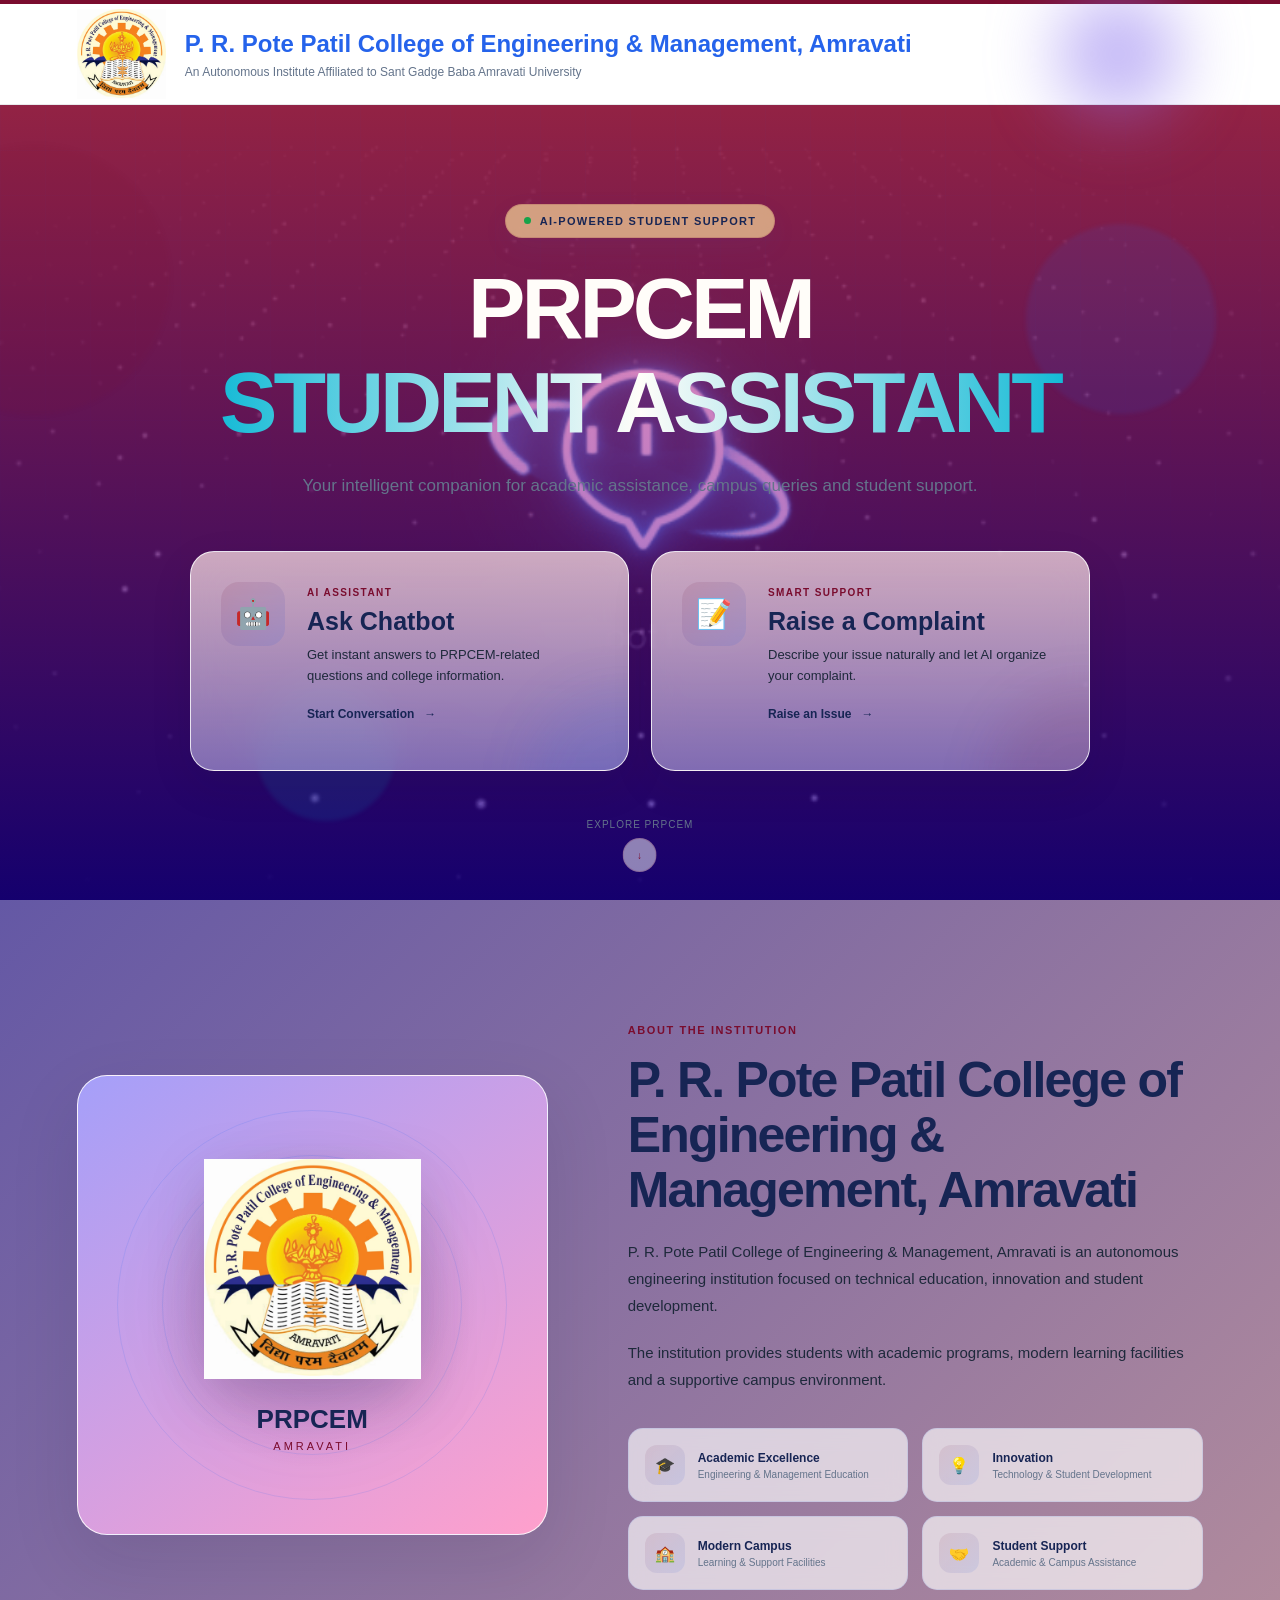
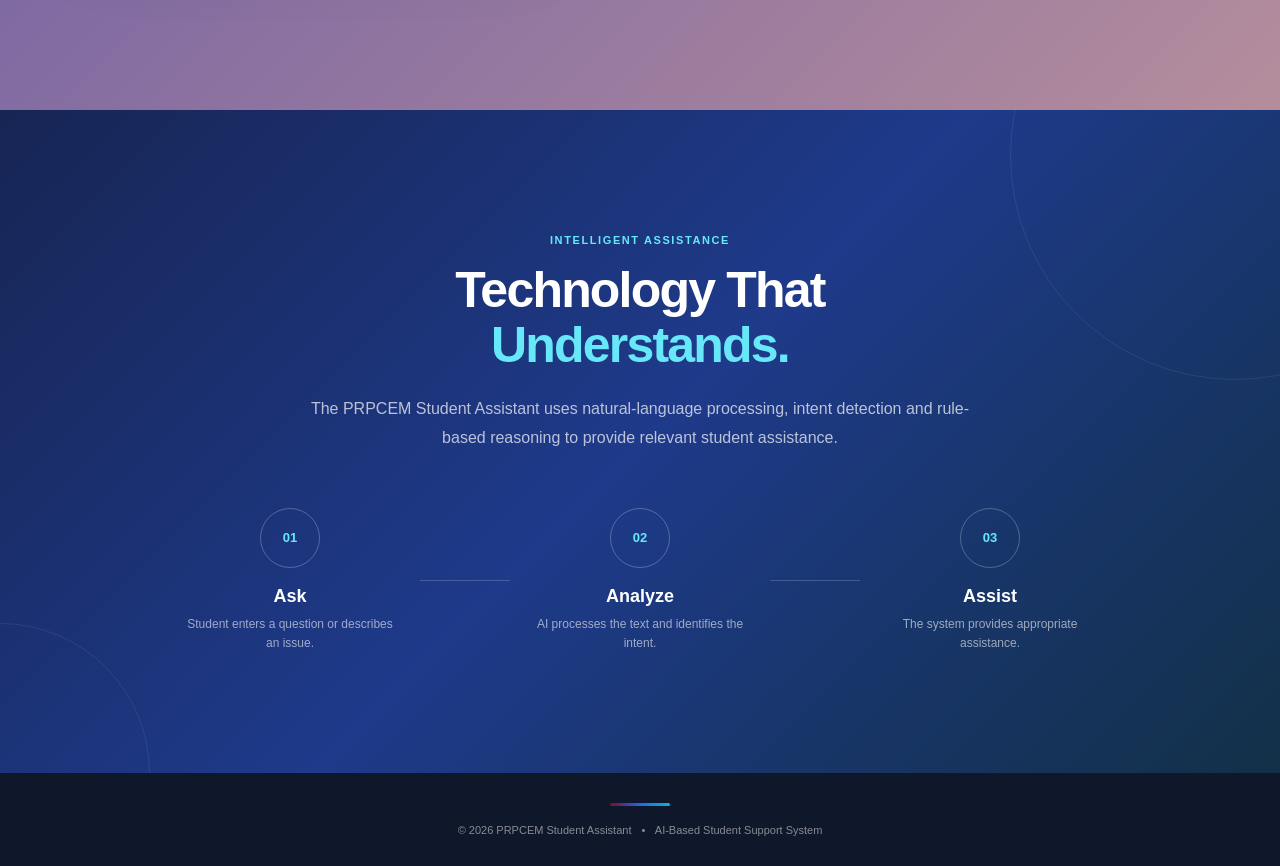
<file: templates/index.html>
<!DOCTYPE html>
<html lang="en">
<head>
    <meta charset="UTF-8">
    <meta name="viewport" content="width=device-width, initial-scale=1.0">

    <title>PRPCEM Student Assistant</title>

    <link rel="stylesheet" href="/static/style.css">
</head>

<body>

<div class="page">

    <!-- ================= HEADER ================= -->

    <header class="college-header">

        <div class="brand">

            <img
                src="/static/prp_logo.jpeg"
                class="logo"
                alt="PRPCEM Logo"
            >

            <div class="college-text">

                <h2>
                    P. R. Pote Patil College of Engineering & Management, Amravati
                </h2>

                <p>
                    An Autonomous Institute Affiliated to Sant Gadge Baba Amravati University
                </p>

            </div>

        </div>

        <div class="header-glow"></div>

    </header>


    <!-- ================= HERO ================= -->

    <main>

        <section class="hero">

            <div class="hero-grid"></div>

            <div class="hero-orb orb-one"></div>
            <div class="hero-orb orb-two"></div>
            <div class="hero-orb orb-three"></div>

            <div class="hero-content">

                <div class="badge">
                    <span class="status-dot"></span>
                    AI-POWERED STUDENT SUPPORT
                </div>

                <h1>
                    PRPCEM
                    <span>STUDENT ASSISTANT</span>
                </h1>

                <p class="tagline">
                    Your intelligent companion for academic assistance,
                    campus queries and student support.
                </p>


                <!-- FEATURE CARDS -->

                <div class="cards">

                    <a href="/chatbot" class="card chatbot-card">

                        <div class="card-icon">
                            🤖
                        </div>

                        <div class="card-content">

                            <span class="card-label">
                                AI ASSISTANT
                            </span>

                            <h3>
                                Ask Chatbot
                            </h3>

                            <p>
                                Get instant answers to PRPCEM-related
                                questions and college information.
                            </p>

                            <span class="card-action">
                                Start Conversation
                                <b>→</b>
                            </span>

                        </div>

                        <div class="card-glow"></div>

                    </a>


                    <a href="/complaint" class="card complaint-card">

                        <div class="card-icon">
                            📝
                        </div>

                        <div class="card-content">

                            <span class="card-label">
                                SMART SUPPORT
                            </span>

                            <h3>
                                Raise a Complaint
                            </h3>

                            <p>
                                Describe your issue naturally and let AI
                                organize your complaint.
                            </p>

                            <span class="card-action">
                                Raise an Issue
                                <b>→</b>
                            </span>

                        </div>

                        <div class="card-glow"></div>

                    </a>

                </div>

            </div>


            <!-- SCROLL -->

            <a href="#about" class="scroll-indicator">

                <span>
                    Explore PRPCEM
                </span>

                <div class="scroll-arrow">
                    ↓
                </div>

            </a>

        </section>


        <!-- ================= ABOUT ================= -->

        <section id="about" class="about-section">

            <div class="about-container">


                <!-- VISUAL -->

                <div class="about-visual reveal-left">

                    <div class="visual-card">

                        <div class="visual-ring ring-one"></div>
                        <div class="visual-ring ring-two"></div>

                        <div class="visual-glow"></div>

                        <img
                            src="/static/prp_logo.jpeg"
                            alt="PRPCEM Logo"
                            class="about-logo"
                        >

                        <div class="visual-title">

                            <strong>
                                PRPCEM
                            </strong>

                            <span>
                                AMRAVATI
                            </span>

                        </div>

                    </div>

                </div>


                <!-- INFORMATION -->

                <div class="about-content reveal-right">

                    <span class="section-tag">
                        ABOUT THE INSTITUTION
                    </span>

                    <h2>
                        P. R. Pote Patil College of
                        <span>Engineering & Management, Amravati</span>
                    </h2>

                    <p>
                        P. R. Pote Patil College of Engineering &
                        Management, Amravati is an autonomous engineering
                        institution focused on technical education,
                        innovation and student development.
                    </p>

                    <p>
                        The institution provides students with academic
                        programs, modern learning facilities and a
                        supportive campus environment.
                    </p>


                    <div class="info-grid">

                        <div class="info-item">
                            <span class="info-icon">🎓</span>

                            <div>
                                <strong>
                                    Academic Excellence
                                </strong>

                                <small>
                                    Engineering & Management Education
                                </small>
                            </div>
                        </div>


                        <div class="info-item">
                            <span class="info-icon">💡</span>

                            <div>
                                <strong>
                                    Innovation
                                </strong>

                                <small>
                                    Technology & Student Development
                                </small>
                            </div>
                        </div>


                        <div class="info-item">
                            <span class="info-icon">🏫</span>

                            <div>
                                <strong>
                                    Modern Campus
                                </strong>

                                <small>
                                    Learning & Support Facilities
                                </small>
                            </div>
                        </div>


                        <div class="info-item">
                            <span class="info-icon">🤝</span>

                            <div>
                                <strong>
                                    Student Support
                                </strong>

                                <small>
                                    Academic & Campus Assistance
                                </small>
                            </div>
                        </div>

                    </div>

                </div>

            </div>

        </section>


        <!-- ================= AI SECTION ================= -->

        <section class="ai-section">

            <div class="ai-background-circle circle-one"></div>
            <div class="ai-background-circle circle-two"></div>

            <div class="ai-content reveal-up">

                <span class="section-tag">
                    INTELLIGENT ASSISTANCE
                </span>

                <h2>
                    Technology That
                    <span>Understands.</span>
                </h2>

                <p>
                    The PRPCEM Student Assistant uses natural-language
                    processing, intent detection and rule-based reasoning
                    to provide relevant student assistance.
                </p>


                <div class="process">

                    <div class="process-item">

                        <div class="process-number">
                            01
                        </div>

                        <h3>
                            Ask
                        </h3>

                        <p>
                            Student enters a question or describes an issue.
                        </p>

                    </div>


                    <div class="process-line"></div>


                    <div class="process-item">

                        <div class="process-number">
                            02
                        </div>

                        <h3>
                            Analyze
                        </h3>

                        <p>
                            AI processes the text and identifies the intent.
                        </p>

                    </div>


                    <div class="process-line"></div>


                    <div class="process-item">

                        <div class="process-number">
                            03
                        </div>

                        <h3>
                            Assist
                        </h3>

                        <p>
                            The system provides appropriate assistance.
                        </p>

                    </div>

                </div>

            </div>

        </section>

    </main>


    <!-- ================= FOOTER ================= -->

    <footer class="footer">

        <div class="footer-line"></div>

        <p>
            © 2026 PRPCEM Student Assistant
            <span>•</span>
            AI-Based Student Support System
        </p>

    </footer>

</div>


<script>

/* ================= SCROLL REVEAL ================= */

const revealElements = document.querySelectorAll(
    ".reveal-left, .reveal-right, .reveal-up"
);

const observer = new IntersectionObserver(
    (entries) => {

        entries.forEach((entry) => {

            if (entry.isIntersecting) {

                entry.target.classList.add("active");

            }

        });

    },
    {
        threshold: 0.15
    }
);

revealElements.forEach((element) => {
    observer.observe(element);
});


/* ================= SMOOTH SCROLL ================= */

document.querySelectorAll('a[href^="#"]').forEach(anchor => {

    anchor.addEventListener("click", function(e) {

        const target = document.querySelector(
            this.getAttribute("href")
        );

        if (target) {

            e.preventDefault();

            target.scrollIntoView({
                behavior: "smooth"
            });

        }

    });

});


/* ================= PAGE LOADED ================= */

window.addEventListener("load", () => {

    document.body.classList.add("page-loaded");

});


/* ================= CARD CLICK EFFECT ================= */

document.querySelectorAll(".card").forEach(card => {

    card.addEventListener("click", function() {

        this.classList.add("card-clicked");

    });

});

</script>

</body>
</html>
</file>
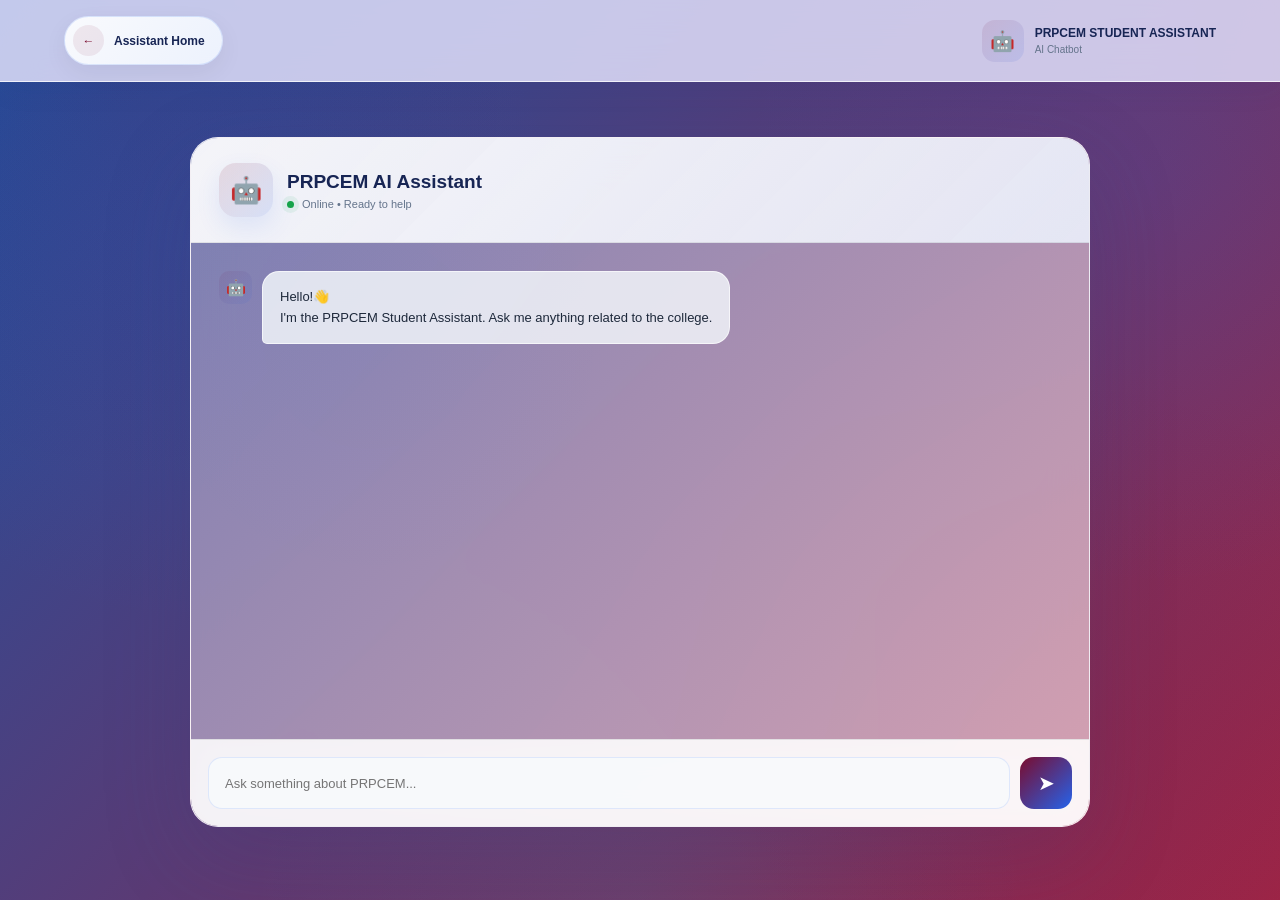
<file: templates/chatbot.html>
<!DOCTYPE html>
<html lang="en">

<head>
    <meta charset="UTF-8">

    <meta
        name="viewport"
        content="width=device-width, initial-scale=1.0"
    >

    <title>AI Chatbot | PRPCEM</title>

    <link
        rel="stylesheet"
        href="/static/style.css"
    >
</head>


<body class="inner-page">

<div class="app">

    <!-- ================= TOPBAR ================= -->

    <header class="topbar">

        <a href="/" class="back-button">

            <span class="back-icon">
                ←
            </span>

            <span>
                Assistant Home
            </span>

        </a>


        <div class="topbar-brand">

            <div class="mini-logo">
                🤖
            </div>

            <div>

                <strong>
                    PRPCEM STUDENT ASSISTANT
                </strong>

                <small>
                    AI Chatbot
                </small>

            </div>

        </div>

    </header>


    <!-- ================= CHATBOT ================= -->

    <main class="chatbot-page">

        <div class="chatbot-container">


            <!-- CHAT HEADER -->

            <div class="chat-header">

                <div class="bot-profile">

                    <div class="bot-avatar">
                        🤖
                    </div>

                    <div>

                        <h1>
                            PRPCEM AI Assistant
                        </h1>

                        <p>
                            <span class="online-dot"></span>
                            Online • Ready to help
                        </p>

                    </div>

                </div>

            </div>


            <!-- CHAT AREA -->

            <div
                id="chat"
                class="chat-area"
            >

                <!-- Initial Bot Message -->

                <div class="message bot-message">

                    <div class="message-avatar">
                        🤖
                    </div>

                    <div class="message-content">

                        <div class="message-bubble">

                            Hello!👋

                            <br>
                            I'm the PRPCEM Student Assistant.
                            Ask me anything related to the college.

                        </div>

                    </div>

                </div>

            </div>


            <!-- TYPING INDICATOR -->

            <div
                id="typing"
                class="typing-indicator"
                style="display: none;"
            >

                <span></span>
                <span></span>
                <span></span>

            </div>


            <!-- INPUT AREA -->

            <div class="chat-input-area">

                <input
                    id="message"
                    type="text"
                    placeholder="Ask something about PRPCEM..."
                    autocomplete="off"
                >

                <button
                    id="send"
                    class="send-button"
                    onclick="sendMessage()"
                >

                    <span>
                        ➤
                    </span>

                </button>

            </div>

        </div>

    </main>

</div>


<script>

    // ================= ELEMENTS =================

    const input = document.getElementById("message");

    const chat = document.getElementById("chat");

    const typing = document.getElementById("typing");

    const sendButton = document.getElementById("send");


    // ================= ADD MESSAGE =================

    function addMessage(text, type) {

        const message = document.createElement("div");

        message.className =
            "message " +
            (type === "user"
                ? "user-message"
                : "bot-message");


        // USER MESSAGE

        if (type === "user") {

            message.innerHTML = `
                <div class="message-content">

                    <div class="message-bubble">
                        ${escapeHtml(text)}
                    </div>

                </div>
            `;

        }


        // BOT MESSAGE

        else {

            message.innerHTML = `

                <div class="message-avatar">
                    🤖
                </div>

                <div class="message-content">

                    <div class="message-bubble">
                        ${formatBotMessage(text)}
                    </div>

                </div>

            `;

        }


        chat.appendChild(message);


        chat.scrollTo({

            top: chat.scrollHeight,

            behavior: "smooth"

        });

    }


    // ================= SECURITY =================

    function escapeHtml(text) {

        const div = document.createElement("div");

        div.textContent = text;

        return div.innerHTML;

    }


    // ================= FORMAT BOT MESSAGE =================

    function formatBotMessage(text) {

        if (!text) {
            return "";
        }

        // Escape HTML first for security

        text = escapeHtml(String(text));


        // Convert new lines into HTML breaks

        text = text.replace(/\n/g, "<br>");


        return text;

    }


    // ================= SEND MESSAGE =================

    async function sendMessage() {

        const text = input.value.trim();


        // Do nothing if input is empty

        if (!text) {
            return;
        }


        // Show user's message

        addMessage(text, "user");


        // Clear input

        input.value = "";


        // Disable input while processing

        input.disabled = true;

        sendButton.disabled = true;


        // Show typing animation

        typing.style.display = "flex";


        try {

            // Send request to Flask backend

            const response = await fetch(
                "/api/chat",
                {
                    method: "POST",

                    headers: {
                        "Content-Type":
                            "application/json"
                    },

                    body: JSON.stringify({
                        message: text
                    })
                }
            );


            // Convert response to JSON

            const data = await response.json();


            // Small typing delay for natural interaction

            setTimeout(() => {

                typing.style.display = "none";


                // IMPORTANT:
                // Flask app.py returns the answer
                // using the "reply" key.

                if (response.ok && data.reply) {

                    addMessage(
                        data.reply,
                        "bot"
                    );

                }

                else if (data.error) {

                    addMessage(
                        data.error,
                        "bot"
                    );

                }

                else {

                    addMessage(
                        "Sorry, I couldn't process that.",
                        "bot"
                    );

                }


                // Enable input again

                input.disabled = false;

                sendButton.disabled = false;

                input.focus();

            }, 500);

        }


        catch (error) {

            console.error(
                "Chatbot Error:",
                error
            );


            typing.style.display = "none";


            addMessage(
                "Sorry, something went wrong while connecting to the server. Please try again.",
                "bot"
            );


            input.disabled = false;

            sendButton.disabled = false;

            input.focus();

        }

    }


    // ================= ENTER KEY =================

    input.addEventListener(
        "keydown",
        function(event) {

            if (event.key === "Enter") {

                event.preventDefault();

                sendMessage();

            }

        }
    );

</script>

</body>

</html>
</file>
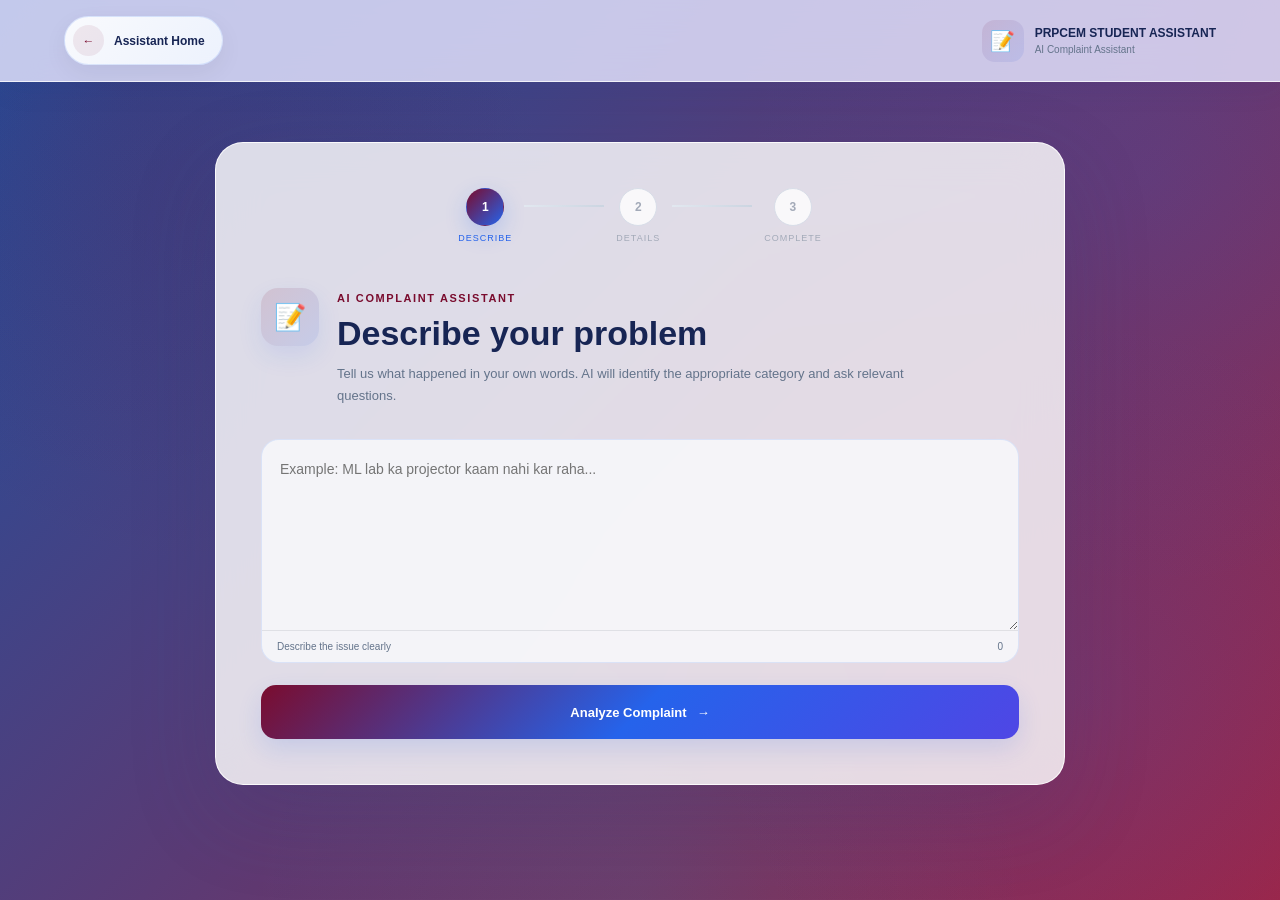
<file: templates/complaint.html>
<!DOCTYPE html>
<html lang="en">

<head>
    <meta charset="UTF-8">

    <meta
        name="viewport"
        content="width=device-width, initial-scale=1.0"
    >

    <title> Raise a Complaint </title>

    <link
        rel="stylesheet"
        href="/static/style.css"
    >
</head>


<body class="inner-page">

<div class="app">

    <!-- ================= TOPBAR ================= -->

    <header class="topbar">

        <a href="/" class="back-button">

            <span class="back-icon">
                ←
            </span>

            <span>
                Assistant Home
            </span>

        </a>


        <div class="topbar-brand">

            <div class="mini-logo">
                📝
            </div>

            <div>

                <strong>
                    PRPCEM STUDENT ASSISTANT
                </strong>

                <small>
                    AI Complaint Assistant
                </small>

            </div>

        </div>

    </header>


    <!-- ================= MAIN ================= -->

    <main class="complaint-page">

        <div class="complaint-container">


            <!-- ================= STEP INDICATOR ================= -->

            <div class="steps">

                <div class="step active">

                    <span>1</span>

                    <small>
                        Describe
                    </small>

                </div>


                <div class="step-line"></div>


                <div class="step">

                    <span>2</span>

                    <small>
                        Details
                    </small>

                </div>


                <div class="step-line"></div>


                <div class="step">

                    <span>3</span>

                    <small>
                        Complete
                    </small>

                </div>

            </div>


            <!-- ================= STEP 1 ================= -->

            <section
                id="step1"
                class="complaint-step"
            >

                <div class="section-head">

                    <div class="bot-avatar complaint-avatar">
                        📝
                    </div>

                    <div>

                        <span class="section-tag">
                            AI COMPLAINT ASSISTANT
                        </span>

                        <h1>
                            Describe your problem
                        </h1>

                        <p>
                            Tell us what happened in your own words.
                            AI will identify the appropriate category
                            and ask relevant questions.
                        </p>

                    </div>

                </div>


                <div class="textarea-wrapper">

                    <textarea
                        id="description"
                        placeholder="Example: ML lab ka projector kaam nahi kar raha..."
                    ></textarea>

                    <div class="textarea-footer">

                        <span>
                            Describe the issue clearly
                        </span>

                        <span id="charCount">
                            0
                        </span>

                    </div>

                </div>


                <button
                    class="primary"
                    onclick="analyze()"
                >

                    <span>
                        Analyze Complaint
                    </span>

                    <b>
                        →
                    </b>

                </button>

            </section>


            <!-- ================= STEP 2 ================= -->

            <section
                id="step2"
                class="complaint-step"
                style="display: none;"
            >

                <div class="analysis-animation">

                    <div class="ai-pulse">
                        🤖
                    </div>

                    <span>
                        AI analysis complete
                    </span>

                </div>


                <div class="category-box">

                    <span>
                        AI DETECTED CATEGORY
                    </span>

                    <strong id="category"></strong>

                </div>


                <div
                    id="questions"
                    class="questions-box"
                ></div>


                <!-- Validation message -->

                <div
                    id="validationMessage"
                    style="
                        display: none;
                        margin-top: 15px;
                        padding: 12px 16px;
                        border-radius: 10px;
                        background: #fff4f4;
                        border: 1px solid #f0b5b5;
                        color: #b42318;
                        font-size: 14px;
                    "
                >
                    ⚠️ Please answer all the questions before submitting your complaint.
                </div>


                <button
                    id="submitButton"
                    class="primary"
                    onclick="submitComplaint()"
                >

                    <span>
                        Create Complaint
                    </span>

                    <b>
                        →
                    </b>

                </button>

            </section>


            <!-- ================= RESULT ================= -->

            <section
                id="result"
                class="result-box"
                style="display: none;"
            >

                <div class="success-animation">

                    <div class="success-circle">
                        ✓
                    </div>

                </div>


                <span class="section-tag">
                    SUCCESS
                </span>

                <h1>
                    Complaint Prepared
                </h1>

                <p>
                    Your complaint has been structured successfully.
                </p>


                <div class="result-grid">

                    <div class="result">

                        <span>
                            Complaint ID
                        </span>

                        <strong id="cid"></strong>

                    </div>


                    <div class="result">

                        <span>
                            Category
                        </span>

                        <strong id="cat2"></strong>

                    </div>


                    <div class="result">

                        <span>
                            Priority
                        </span>

                        <strong id="priority"></strong>

                    </div>

                </div>


                <a
                    href="/"
                    class="home-btn"
                >
                    ← Return to Assistant
                </a>

            </section>

        </div>

    </main>

</div>


<script>

    // ================= VARIABLES =================

    let category = "";

    let questions = [];


    // ================= CHARACTER COUNTER =================

    const description =
        document.getElementById("description");

    const charCount =
        document.getElementById("charCount");


    description.addEventListener(
        "input",
        () => {

            charCount.textContent =
                description.value.length;

        }
    );


    // ================= UPDATE STEPS =================

    function updateSteps(activeStep) {

        const steps =
            document.querySelectorAll(".step");


        steps.forEach((step, index) => {

            if (index < activeStep) {

                step.classList.add("completed");

            }


            if (index === activeStep) {

                step.classList.add("active");

            }

        });

    }


    // ================= ANALYZE COMPLAINT =================

    async function analyze() {

        const text =
            description.value.trim();


        if (!text) {

            alert(
                "Please describe your complaint first."
            );

            description.focus();

            return;

        }


        const button =
            document.querySelector(
                "#step1 .primary"
            );


        button.classList.add("loading");

        button.disabled = true;


        try {

            const response =
                await fetch(
                    "/api/analyze-complaint",
                    {
                        method: "POST",

                        headers: {
                            "Content-Type":
                                "application/json"
                        },

                        body: JSON.stringify({
                            description: text
                        })
                    }
                );


            const data =
                await response.json();


            if (!response.ok || data.error) {

                alert(
                    data.error ||
                    "Unable to analyze complaint."
                );

                return;

            }


            // Store AI analysis

            category =
                data.category || "Other";

            questions =
                data.questions || [];


            // Show category

            document.getElementById(
                "category"
            ).textContent = category;


            // Questions container

            const questionBox =
                document.getElementById(
                    "questions"
                );


            questionBox.innerHTML = "";


            // Create questions

            questions.forEach(
                (question, index) => {

                    questionBox.innerHTML += `

                        <label class="question-card">

                            <span>
                                ${index + 1}
                            </span>

                            <div>

                                <strong>
                                    ${escapeHtml(question)}
                                </strong>

                                <input
                                    type="text"
                                    class="answer"
                                    placeholder="Enter your answer..."
                                    autocomplete="off"
                                >

                            </div>

                        </label>

                    `;

                }
            );


            // If no questions were returned

            if (questions.length === 0) {

                questionBox.innerHTML = `

                    <div
                        style="
                            padding: 18px;
                            text-align: center;
                        "
                    >
                        <strong>
                            No additional details are required.
                        </strong>
                    </div>

                `;

            }


            // Hide validation message

            document.getElementById(
                "validationMessage"
            ).style.display = "none";


            // Show Step 2

            document.getElementById(
                "step1"
            ).style.display = "none";


            document.getElementById(
                "step2"
            ).style.display = "block";


            updateSteps(1);


            window.scrollTo({

                top: 0,

                behavior: "smooth"

            });

        }


        catch (error) {

            console.error(
                "Analyze Error:",
                error
            );


            alert(
                "Something went wrong. Please try again."
            );

        }


        finally {

            button.classList.remove("loading");

            button.disabled = false;

        }

    }


    // ================= SUBMIT COMPLAINT =================

    async function submitComplaint() {

        const text =
            description.value.trim();


        // Collect all answer fields

        const answerInputs =
            [
                ...document.querySelectorAll(
                    ".answer"
                )
            ];


        const answers =
            answerInputs.map(
                input =>
                    input.value.trim()
            );


        // ================= REQUIRED FIELD VALIDATION =================

        // Check whether any answer is empty

        const hasEmptyAnswer =
            answers.some(
                answer => answer === ""
            );


        if (hasEmptyAnswer) {

            const validationMessage =
                document.getElementById(
                    "validationMessage"
                );


            validationMessage.style.display =
                "block";


            // Highlight empty fields

            answerInputs.forEach(input => {

                if (!input.value.trim()) {

                    input.style.border =
                        "2px solid #d92d20";

                    input.style.background =
                        "#fff8f8";

                }

                else {

                    input.style.border = "";

                    input.style.background = "";

                }

            });


            // Focus first empty field

            const firstEmpty =
                answerInputs.find(
                    input =>
                        !input.value.trim()
                );


            if (firstEmpty) {

                firstEmpty.focus();

            }


            // DO NOT SUBMIT

            return;

        }


        // Hide validation message

        document.getElementById(
            "validationMessage"
        ).style.display = "none";


        const button =
            document.getElementById(
                "submitButton"
            );


        button.classList.add("loading");

        button.disabled = true;


        try {

            const response =
                await fetch(
                    "/api/submit-complaint",
                    {
                        method: "POST",

                        headers: {
                            "Content-Type":
                                "application/json"
                        },

                        body: JSON.stringify({

                            description: text,

                            category: category,

                            answers: answers

                        })

                    }
                );


            const data =
                await response.json();


            if (!response.ok || data.error) {

                alert(
                    data.error ||
                    "Unable to create complaint."
                );

                return;

            }


            // Hide Step 2

            document.getElementById(
                "step2"
            ).style.display = "none";


            // Show result

            document.getElementById(
                "result"
            ).style.display = "block";


            // Complaint ID

            document.getElementById(
                "cid"
            ).textContent =
                data.complaint_id || "N/A";


            // Category

            document.getElementById(
                "cat2"
            ).textContent =
                data.category || category;


            // Priority

            document.getElementById(
                "priority"
            ).textContent =
                data.priority || "LOW";


            updateSteps(2);


            window.scrollTo({

                top: 0,

                behavior: "smooth"

            });

        }


        catch (error) {

            console.error(
                "Submit Error:",
                error
            );


            alert(
                "Something went wrong. Please try again."
            );

        }


        finally {

            button.classList.remove("loading");

            button.disabled = false;

        }

    }


    // ================= SECURITY =================

    function escapeHtml(text) {

        const div =
            document.createElement("div");

        div.textContent =
            text;

        return div.innerHTML;

    }


    // ================= REMOVE ERROR STYLE =================

    document.addEventListener(
        "input",
        function(event) {

            if (
                event.target.classList.contains(
                    "answer"
                )
            ) {

                if (
                    event.target.value.trim()
                ) {

                    event.target.style.border = "";

                    event.target.style.background = "";

                }

            }

        }
    );

</script>

</body>

</html>
</file>
<file: static/style.css>
/* =========================================================
   PRPCEM STUDENT ASSISTANT
   MODERN AI PORTAL UI
   ========================================================= */


/* ================= ROOT ================= */

:root {
    --maroon: #7A0C2E;
    --maroon-dark: #570720;
    --maroon-light: #A61B45;

    --navy: #172554;
    --blue: #2563EB;
    --cyan: #06B6D4;
    --green: #16A34A;

    --text: #1E293B;
    --muted: #64748B;

    --white: #FFFFFF;

    --background: #fffbee;
    --cream: #FFFDF9;

    --border: rgba(15, 23, 42, 0.09);

    --shadow:
        0 25px 70px rgba(15, 23, 42, 0.10);

    --transition:
        .35s cubic-bezier(.2, .8, .2, 1);
}


/* ================= RESET ================= */

* {
    margin: 0;
    padding: 0;
    box-sizing: border-box;
}

html {
    scroll-behavior: smooth;
}

body {
    font-family:
        Arial,
        Helvetica,
        sans-serif;

    background:
        radial-gradient(
            circle at 10% 10%,
            rgba(37, 99, 235, .12),
            transparent 25%
        ),
        radial-gradient(
            circle at 90% 20%,
            rgba(122, 12, 46, .10),
            transparent 25%
        ),
        radial-gradient(
            circle at 50% 100%,
            rgba(6, 182, 212, .10),
            transparent 30%
        ),
        #6d89bd;

    color: var(--text);

    overflow-x: hidden;
}

a {
    text-decoration: none;
    color: inherit;
}

button,
input,
textarea {
    font-family: inherit;
}


/* =========================================================
   GLOBAL ANIMATIONS
   ========================================================= */

@keyframes fadeUp {
    from {
        opacity: 0;
        transform: translateY(30px);
    }

    to {
        opacity: 1;
        transform: translateY(0);
    }
}

@keyframes fadeDown {
    from {
        opacity: 0;
        transform: translateY(-20px);
    }

    to {
        opacity: 1;
        transform: translateY(0);
    }
}

@keyframes pageEnter {
    from {
        opacity: 0;
        transform:
            translateY(25px)
            scale(.98);
    }

    to {
        opacity: 1;
        transform:
            translateY(0)
            scale(1);
    }
}

@keyframes floatOrb {
    0%,
    100% {
        transform:
            translate3d(0, 0, 0)
            scale(1);
    }

    50% {
        transform:
            translate3d(30px, -25px, 0)
            scale(1.08);
    }
}

@keyframes pulseDot {
    0%,
    100% {
        box-shadow:
            0 0 0 4px
            rgba(22, 163, 74, .10);
    }

    50% {
        box-shadow:
            0 0 0 11px
            rgba(22, 163, 74, .02);
    }
}

@keyframes bounceArrow {
    0%,
    100% {
        transform: translateY(0);
    }

    50% {
        transform: translateY(8px);
    }
}

@keyframes avatarFloat {
    0%,
    100% {
        transform: translateY(0);
    }

    50% {
        transform: translateY(-6px);
    }
}

@keyframes spin {
    to {
        transform: rotate(360deg);
    }
}

@keyframes typing {
    0%,
    60%,
    100% {
        transform: translateY(0);
        opacity: .35;
    }

    30% {
        transform: translateY(-6px);
        opacity: 1;
    }
}

@keyframes messageEnter {
    from {
        opacity: 0;
        transform:
            translateY(12px)
            scale(.98);
    }

    to {
        opacity: 1;
        transform:
            translateY(0)
            scale(1);
    }
}

@keyframes successPop {
    from {
        opacity: 0;
        transform: scale(0);
    }

    to {
        opacity: 1;
        transform: scale(1);
    }
}

@keyframes visualGlow {
    0%,
    100% {
        transform: scale(1);
    }

    50% {
        transform: scale(1.25);
    }
}


/* =========================================================
   HOME PAGE
   ========================================================= */

.page {
    min-height: 100vh;
}


/* ================= HEADER ================= */

.college-header {
    height: 105px;

    display: flex;
    align-items: center;

    padding: 0 6%;

    background:
        linear-gradient(
            135deg,
            rgb(255, 255, 255),
            rgba(255, 255, 255)
        );

    backdrop-filter: blur(20px);
    -webkit-backdrop-filter: blur(20px);

    border-top:
        4px solid var(--maroon);

    border-bottom:
        1px solid var(--border);

    position: relative;
    z-index: 20;
}

.brand {
    display: flex;
    align-items: center;
    gap: 18px;
}

.logo {
    width: 90px;
    height: 90px;

    object-fit: contain;

    transition:
        transform var(--transition);
}

.brand:hover .logo {
    transform:
        rotate(-5deg)
        scale(1.07);
}

.college-text h2 {
    font-size: 24px;
    font-weight: 700;
    color: var(--blue);
}

.college-text p {
    margin-top: 7px;

    font-size: 12px;

    color: var(--muted);
}

.header-glow {
    position: absolute;

    right: 8%;

    width: 120px;
    height: 120px;

    border-radius: 50%;

    background:
        rgba(139, 116, 239, 0.548);

    filter: blur(35px);

    pointer-events: none;
}


/* ================= HERO ================= */

.hero {
    min-height:
        calc(100vh - 105px);

    position: relative;

    display: flex;

    justify-content: center;
    align-items: center;

    text-align: center;

    padding:
        90px 6% 120px;

    overflow: hidden;

    background:
        linear-gradient(
            rgba(253, 59, 117, 0.58),
            rgba(35, 0, 189, 0.58)
        ),
        url("mybot.gif");

    background-size: cover;
    background-position: center;
    background-repeat: no-repeat;
}


/* ================= HERO GRID ================= */

.hero-grid {
    position: absolute;

    inset: 0;

    opacity: .30;

    background-image:
        linear-gradient(
            rgba(37, 99, 235, .07) 1px,
            transparent 1px
        ),

        linear-gradient(
            90deg,
            rgba(37, 99, 235, .07) 1px,
            transparent 1px
        );

    background-size:
        45px 45px;

    mask-image:
        linear-gradient(
            to bottom,
            black,
            transparent
        );
}


/* ================= ORBS ================= */

.hero-orb {
    position: absolute;

    border-radius: 50%;

    pointer-events: none;

    animation:
        floatOrb 9s ease-in-out infinite;

    filter: blur(2px);
}

.orb-one {
    width: 270px;
    height: 270px;

    background:
        rgba(122, 12, 46, .09);

    top: 5%;
    left: -100px;
}

.orb-two {
    width: 190px;
    height: 190px;

    background:
        rgba(37, 99, 235, .11);

    right: 5%;
    top: 15%;

    animation-delay: -3s;
}

.orb-three {
    width: 140px;
    height: 140px;

    background:
        rgba(6, 182, 212, .10);

    bottom: 10%;
    left: 20%;

    animation-delay: -6s;
}


/* ================= HERO CONTENT ================= */

.hero-content {
    max-width: 1100px;

    position: relative;

    z-index: 2;
}

.badge {
    display: inline-flex;

    align-items: center;

    gap: 9px;

    padding:
        10px 18px;

    border-radius: 999px;

    background:
        rgba(255, 229, 159, 0.65);

    backdrop-filter: blur(10px);

    border:
        1px solid
        rgba(122, 12, 46, .14);

    color:
        var(--navy);

    font-size: 11px;

    font-weight: 800;

    letter-spacing: 1.3px;

    box-shadow:
        0 10px 30px
        rgba(37, 99, 235, .06);

    animation:
        fadeDown .8s ease both;
}

.status-dot {
    width: 7px;
    height: 7px;

    border-radius: 50%;

    background:
        var(--green);

    animation:
        pulseDot 2s infinite;
}


/* ================= HERO TITLE ================= */

.hero h1 {
    margin-top: 28px;

    font-size:
        clamp(45px, 7vw, 86px);

    line-height: .98;

    letter-spacing: -4px;

    font-weight: 800;

    color:
        var(--cream);

    animation:
        fadeUp .9s .1s ease both;
}

.hero h1 span {
    display: block;

    margin-top: 10px;

    background:
        linear-gradient(
            90deg,
            var(--cyan),
            var(--cream),
            var(--cyan)
        );

    -webkit-background-clip: text;
    background-clip: text;

    -webkit-text-fill-color:
        transparent;
}

.tagline {
    max-width: 680px;

    margin:
        28px auto 0;

    color:
        var(--muted);

    font-size: 17px;

    line-height: 1.7;

    animation:
        fadeUp .9s .25s ease both;
}


/* ================= CARDS ================= */

.cards {
    margin-top: 50px;

    display: grid;

    grid-template-columns:
        repeat(2, minmax(280px, 1fr));

    gap: 22px;

    max-width: 900px;

    margin-left: auto;
    margin-right: auto;
}

.card {
    position: relative;

    display: flex;

    align-items: flex-start;

    gap: 22px;

    text-align: left;

    padding: 30px;

    min-height: 220px;

    border-radius: 24px;

    overflow: hidden;

    background:
        linear-gradient(
            rgba(236, 206, 215, 0.808),
            rgba(192, 182, 234, 0.58)
        );


    backdrop-filter:
        blur(18px);

    -webkit-backdrop-filter:
        blur(18px);

    border:
        1px solid
        rgba(255, 255, 255, .80);

    box-shadow:
        0 15px 45px
        rgba(15, 23, 42, .08);

    transition:
        transform .45s cubic-bezier(.2, .8, .2, 1),
        box-shadow .45s ease,
        border-color .45s ease;

    animation:
        fadeUp .9s .4s ease both;
}

.complaint-card {
    animation-delay: .52s;
}

.card:hover {
    transform:
        translateY(-12px)
        scale(1.01);

    box-shadow:
        0 30px 75px
        rgba(37, 63, 120, .16);

    border-color:
        rgba(37, 99, 235, .25);
}

.card:active {
    transform:
        translateY(-4px)
        scale(.98);
}

.card-icon {
    width: 64px;
    height: 64px;

    flex-shrink: 0;

    display: flex;

    align-items: center;
    justify-content: center;

    border-radius: 18px;

    background:
        linear-gradient(
            135deg,
            rgba(122, 12, 46, .11),
            rgba(37, 99, 235, .12)
        );

    font-size: 29px;

    transition:
        transform var(--transition),
        box-shadow var(--transition);
}

.card:hover .card-icon {
    transform:
        rotate(-7deg)
        scale(1.12);

    box-shadow:
        0 10px 25px
        rgba(37, 99, 235, .14);
}

.card-content {
    position: relative;

    z-index: 2;
}

.card-label {
    font-size: 10px;

    font-weight: 800;

    letter-spacing: 1.4px;

    color:
        var(--maroon);
}

.complaint-card .card-label {
    color:
        var(--maroon);
}

.card h3 {
    margin-top: 7px;

    font-size: 25px;

    color:
        var(--navy);
}

.card p {
    margin-top: 9px;

    font-size: 13px;

    line-height: 1.6;

    color:
        var(--grey);
}

.card-action {
    display: inline-flex;

    align-items: center;

    gap: 10px;

    margin-top: 20px;

    font-size: 12px;

    font-weight: 700;

    color:
        var(--navy);
}

.card-action b {
    transition:
        transform var(--transition);
}

.card:hover .card-action b {
    transform:
        translateX(8px);
}

.card-glow {
    position: absolute;

    width: 190px;
    height: 190px;

    right: -90px;
    bottom: -110px;

    border-radius: 50%;

    background:
        rgba(37, 99, 235, .10);

    filter: blur(25px);

    transition:
        transform .6s ease;
}

.complaint-card .card-glow {
    background:
        rgba(122, 12, 46, .11);
}

.card:hover .card-glow {
    transform:
        scale(1.8);
}


/* ================= SCROLL ================= */

.scroll-indicator {
    position: absolute;

    bottom: 28px;

    left: 50%;

    transform:
        translateX(-50%);

    display: flex;

    flex-direction: column;

    align-items: center;

    gap: 8px;

    color:
        var(--muted);

    font-size: 10px;

    letter-spacing: 1px;

    text-transform:
        uppercase;
}

.scroll-arrow {
    width: 34px;
    height: 34px;

    display: flex;

    align-items: center;
    justify-content: center;

    border:
        1px solid
        rgba(122, 12, 46, .18);

    border-radius: 50%;

    color:
        var(--maroon);

    background:
        rgba(255, 255, 255, .50);

    animation:
        bounceArrow 2s infinite;
}


/* =========================================================
   ABOUT SECTION
   ========================================================= */

.about-section {
    padding:
        120px 6%;

    background:
        linear-gradient(
            135deg,
            #6458a5,
            #b58d9cfe
        );
}

.about-container {
    max-width: 1180px;

    margin: auto;

    display: grid;

    grid-template-columns:
        .9fr 1.1fr;

    gap: 80px;

    align-items: center;
}


/* ================= VISUAL ================= */

.visual-card {
    position: relative;

    min-height: 460px;

    display: flex;

    flex-direction: column;

    align-items: center;
    justify-content: center;

    border-radius: 30px;

    overflow: hidden;

    background:
        radial-gradient(
            circle at center,
            rgba(122, 12, 46, .13),
            transparent 50%
        ),

        linear-gradient(
            145deg,
            rgb(165, 159, 249),
            rgb(255, 160, 204)
        );

    backdrop-filter:
        blur(20px);

    border:
        1px solid
        rgba(255, 255, 255, .85);

    box-shadow:
        var(--shadow);
}

.visual-ring {
    position: absolute;

    border-radius: 50%;

    border:
        1px solid
        rgba(37, 99, 235, .13);

    animation:
        visualGlow 5s ease-in-out infinite;
}

.ring-one {
    width: 300px;
    height: 300px;
}

.ring-two {
    width: 390px;
    height: 390px;

    animation-delay: -2s;
}

.visual-glow {
    position: absolute;

    width: 240px;
    height: 240px;

    border-radius: 50%;

    background:
        linear-gradient(
            135deg,
            rgba(122, 12, 46, .15),
            rgba(37, 99, 235, .13)
        );

    filter:
        blur(35px);

    animation:
        visualGlow 5s ease-in-out infinite;
}

.about-logo {
    position: relative;

    width: 220px;
    height: 220px;

    object-fit: contain;

    z-index: 2;

    filter:
        drop-shadow(
            0 18px 28px
            rgba(15, 23, 42, .16)
        );

    animation:
        avatarFloat 5s ease-in-out infinite;
}

.visual-title {
    position: relative;

    z-index: 3;

    margin-top: 25px;

    display: flex;

    flex-direction: column;

    align-items: center;
}

.visual-title strong {
    font-size: 26px;

    color:
        var(--navy);
}

.visual-title span {
    margin-top: 5px;

    font-size: 11px;

    letter-spacing: 3px;

    color:
        var(--maroon);
}


/* ================= ABOUT CONTENT ================= */

.section-tag {
    display: inline-block;

    font-size: 11px;

    font-weight: 800;

    letter-spacing: 1.6px;

    color:
        var(--maroon);
}

.about-content h2,
.ai-content h2 {
    margin-top: 15px;

    font-size:
        clamp(32px, 4vw, 50px);

    line-height: 1.1;

    letter-spacing: -1.8px;

    color:
        var(--navy);
}

.about-content h2 span,
.ai-content h2 span {
    display: block;

    color:
        var(--navy);
}

.about-content > p {
    margin-top: 20px;

    color:
        var(--grey);

    font-size: 15px;

    line-height: 1.8;
}


/* ================= INFO GRID ================= */

.info-grid {
    margin-top: 35px;

    display: grid;

    grid-template-columns:
        repeat(2, 1fr);

    gap: 14px;
}

.info-item {
    display: flex;

    align-items: center;

    gap: 13px;

    padding: 16px;

    border:
        1px solid
        rgba(37, 99, 235, .10);

    border-radius: 15px;

    background:
        rgba(255, 255, 255, .65);

    backdrop-filter:
        blur(10px);

    transition:
        transform var(--transition),
        box-shadow var(--transition),
        border-color var(--transition);
}

.info-item:hover {
    transform:
        translateY(-6px);

    border-color:
        rgba(37, 99, 235, .20);

    box-shadow:
        0 15px 35px
        rgba(15, 23, 42, .08);
}

.info-icon {
    width: 40px;
    height: 40px;

    display: flex;

    align-items: center;
    justify-content: center;

    border-radius: 12px;

    background:
        linear-gradient(
            135deg,
            rgba(122, 12, 46, .09),
            rgba(37, 99, 235, .10)
        );
}

.info-item strong {
    display: block;

    font-size: 12px;

    color:
        var(--navy);
}

.info-item small {
    display: block;

    margin-top: 4px;

    font-size: 10px;

    color:
        var(--muted);
}


/* =========================================================
   AI SECTION
   ========================================================= */

.ai-section {
    position: relative;

    padding:
        120px 6%;

    background:
        linear-gradient(
            135deg,
            #172554,
            #1E3A8A,
            #123047
        );

    color:
        white;

    overflow:
        hidden;
}

.ai-background-circle {
    position: absolute;

    border-radius: 50%;

    border:
        1px solid
        rgba(255, 255, 255, .08);
}

.circle-one {
    width: 450px;
    height: 450px;

    right: -180px;
    top: -180px;
}

.circle-two {
    width: 300px;
    height: 300px;

    left: -150px;
    bottom: -150px;
}

.ai-content {
    position: relative;

    z-index: 2;

    max-width: 1050px;

    margin: auto;

    text-align: center;
}

.ai-content .section-tag {
    color:
        #67E8F9;
}

.ai-content h2 {
    color:
        white;
}

.ai-content h2 span {
    color:
        #67E8F9;
}

.ai-content > p {
    max-width: 680px;

    margin:
        22px auto 0;

    color:
        rgba(255, 255, 255, .70);

    line-height: 1.8;
}


/* ================= PROCESS ================= */

.process {
    margin-top: 55px;

    display: flex;

    align-items: center;

    justify-content: center;
}

.process-item {
    max-width: 220px;
}

.process-number {
    width: 60px;
    height: 60px;

    margin: auto;

    display: flex;

    align-items: center;
    justify-content: center;

    border-radius: 50%;

    border:
        1px solid
        rgba(255, 255, 255, .25);

    color:
        #67E8F9;

    font-size: 13px;

    font-weight: 700;

    transition:
        transform var(--transition),
        background var(--transition),
        box-shadow var(--transition);
}

.process-item:hover .process-number {
    transform:
        scale(1.15);

    background:
        rgba(255, 255, 255, .08);

    box-shadow:
        0 0 30px
        rgba(6, 182, 212, .20);
}

.process-item h3 {
    margin-top: 18px;

    font-size: 18px;
}

.process-item p {
    margin-top: 8px;

    font-size: 12px;

    line-height: 1.6;

    color:
        rgba(255, 255, 255, .58);
}

.process-line {
    width: 90px;

    height: 1px;

    background:
        rgba(255, 255, 255, .18);

    margin:
        0 20px;
}


/* ================= FOOTER ================= */

.footer {
    padding:
        30px 20px;

    background:
        #0F172A;

    text-align:
        center;
}

.footer-line {
    width: 60px;
    height: 3px;

    margin:
        0 auto 18px;

    border-radius: 5px;

    background:
        linear-gradient(
            90deg,
            var(--maroon),
            var(--blue),
            var(--cyan)
        );
}

.footer p {
    font-size: 11px;

    color:
        rgba(255, 255, 255, .50);
}

.footer p span {
    margin:
        0 7px;
}


/* =========================================================
   INNER PAGES
   ========================================================= */

.inner-page {
    min-height: 100vh;

    background:
        radial-gradient(
            circle at 10% 10%,
            rgba(122, 12, 46, .12),
            transparent 28%
        ),

        radial-gradient(
            circle at 90% 20%,
            rgba(37, 99, 235, .13),
            transparent 30%
        ),

        radial-gradient(
            circle at 50% 100%,
            rgba(6, 182, 212, .10),
            transparent 35%
        ),

        linear-gradient(
            135deg,
            #1d4f9f,
            #9d2547
        );
}


/* ================= TOPBAR ================= */

.topbar {
    height: 82px;

    padding:
        0 5%;

    display: flex;

    align-items: center;

    justify-content: space-between;

    background:
        rgba(231, 230, 255, 0.82);

    backdrop-filter:
        blur(20px);

    -webkit-backdrop-filter:
        blur(20px);

    border-bottom:
        1px solid
        rgba(255, 255, 255, .75);

    position:
        sticky;

    top: 0;

    z-index: 50;

    box-shadow:
        0 8px 30px
        rgba(37, 63, 120, .06);
}


/* ================= BACK BUTTON ================= */

.back-button {
    display: inline-flex;

    align-items: center;

    gap: 10px;

    padding:
        8px 17px 8px 8px;

    border-radius: 999px;

    background:
        linear-gradient(
            135deg,
            rgba(255, 255, 255, .90),
            rgba(241, 246, 255, .90)
        );

    border:
        1px solid
        rgba(37, 99, 235, .14);

    color:
        var(--navy);

    font-size: 12px;

    font-weight: 700;

    box-shadow:
        0 8px 25px
        rgba(15, 23, 42, .06);

    transition:
        transform var(--transition),
        background var(--transition),
        color var(--transition),
        box-shadow var(--transition);
}

.back-button:hover {
    transform:
        translateX(-5px);

    color:
        white;

    background:
        linear-gradient(
            135deg,
            var(--maroon),
            var(--blue)
        );

    box-shadow:
        0 12px 30px
        rgba(37, 99, 235, .20);
}

.back-icon {
    width: 31px;
    height: 31px;

    display: flex;

    align-items: center;
    justify-content: center;

    border-radius: 50%;

    background:
        rgba(122, 12, 46, .08);

    color:
        var(--maroon);

    transition:
        transform var(--transition),
        background var(--transition),
        color var(--transition);
}

.back-button:hover .back-icon {
    transform:
        translateX(-3px);

    background:
        rgba(255, 255, 255, .18);

    color:
        white;
}


/* ================= TOPBAR BRAND ================= */

.topbar-brand {
    display: flex;

    align-items: center;

    gap: 11px;
}

.topbar-brand strong {
    display: block;

    font-size: 12px;

    color:
        var(--navy);
}

.topbar-brand small {
    display: block;

    margin-top: 4px;

    font-size: 10px;

    color:
        var(--muted);
}

.mini-logo {
    width: 42px;
    height: 42px;

    display: flex;

    align-items: center;
    justify-content: center;

    border-radius: 13px;

    background:
        linear-gradient(
            135deg,
            rgba(122, 12, 46, .10),
            rgba(37, 99, 235, .10)
        );

    font-size: 20px;

    animation:
        avatarFloat 3s ease-in-out infinite;
}


/* =========================================================
   CHATBOT
   ========================================================= */

.chatbot-page {
    min-height:
        calc(100vh - 82px);

    padding:
        55px 20px;

    display:
        flex;

    justify-content:
        center;

    background:
        radial-gradient(
            circle at 15% 20%,
            rgba(37, 99, 235, .10),
            transparent 30%
        ),

        radial-gradient(
            circle at 85% 80%,
            rgba(122, 12, 46, .10),
            transparent 30%
        );
}

.chatbot-container {
    width:
        min(900px, 100%);

    height:
        690px;

    display:
        flex;

    flex-direction:
        column;

    overflow:
        hidden;

    background:
        linear-gradient(
            135deg,
            rgba(130, 132, 181, 0.9),
            rgba(222, 174, 188, 0.9)
        );

    backdrop-filter:
        blur(22px);

    -webkit-backdrop-filter:
        blur(22px);

    border:
        1px solid
        rgba(255, 255, 255, .85);

    border-radius:
        28px;

    box-shadow:
        0 30px 90px
        rgba(37, 63, 120, .18);

    animation:
        pageEnter .7s ease both;
}


/* ================= CHAT HEADER ================= */

.chat-header {
    padding:
        25px 28px;

    background:
        linear-gradient(
            135deg,
            rgba(255, 255, 255, .92),
            rgba(238, 244, 255, .85)
        );

    border-bottom:
        1px solid
        var(--border);
}

.bot-profile {
    display: flex;

    align-items: center;

    gap: 14px;
}

.bot-avatar {
    width: 54px;
    height: 54px;

    flex-shrink: 0;

    display: flex;

    align-items: center;
    justify-content: center;

    border-radius: 17px;

    background:
        linear-gradient(
            135deg,
            rgba(122, 12, 46, .12),
            rgba(37, 99, 235, .13)
        );

    font-size: 26px;

    box-shadow:
        0 10px 25px
        rgba(37, 99, 235, .10);

    animation:
        avatarFloat 3s ease-in-out infinite;
}

.bot-profile h1 {
    font-size: 19px;

    color:
        var(--navy);
}

.bot-profile p {
    margin-top: 5px;

    font-size: 11px;

    color:
        var(--muted);
}

.online-dot {
    display: inline-block;

    width: 7px;
    height: 7px;

    border-radius: 50%;

    background:
        var(--green);

    margin-right: 5px;

    box-shadow:
        0 0 0 5px
        rgba(22, 163, 74, .08);
}


/* ================= CHAT ================= */

.chat-area {
    flex: 1;

    padding: 28px;

    overflow-y: auto;

    scroll-behavior: smooth;

    background:
        radial-gradient(
            circle at 20% 20%,
            rgba(37, 99, 235, .035),
            transparent 30%
        );
}

.message {
    display: flex;

    gap: 10px;

    margin-bottom: 20px;

    animation:
        messageEnter .4s ease both;
}

.user-message {
    justify-content:
        flex-end;
}

.message-avatar {
    width: 33px;
    height: 33px;

    flex-shrink: 0;

    display: flex;

    align-items: center;
    justify-content: center;

    border-radius: 10px;

    background:
        linear-gradient(
            135deg,
            rgba(122, 12, 46, .08),
            rgba(37, 99, 235, .08)
        );
}

.message-content {
    max-width:
        72%;
}

.message-bubble {
    padding:
        14px 17px;

    border-radius:
        17px;

    font-size:
        13px;

    line-height:
        1.65;

    color:
        var(--text);

    background:
        rgba(241, 245, 249, .85);

    border:
        1px solid
        rgba(255, 255, 255, .65);
}

.user-message .message-bubble {
    background:
        linear-gradient(
            135deg,
            var(--maroon),
            #94143F,
            var(--blue)
        );

    color:
        white;

    border-bottom-right-radius:
        5px;

    box-shadow:
        0 8px 20px
        rgba(122, 12, 46, .15);
}

.bot-message .message-bubble {
    border-bottom-left-radius:
        5px;
}


/* ================= TYPING ================= */

.typing-indicator {
    padding:
        0 28px 12px;

    gap: 5px;
}

.typing-indicator span {
    width: 7px;
    height: 7px;

    border-radius: 50%;

    background:
        var(--blue);

    animation:
        typing 1.2s infinite;
}

.typing-indicator span:nth-child(2) {
    animation-delay: .15s;
}

.typing-indicator span:nth-child(3) {
    animation-delay: .3s;
}


/* ================= INPUT ================= */

.chat-input-area {
    display: flex;

    gap: 10px;

    padding: 17px;

    border-top:
        1px solid
        var(--border);

    background:
        rgba(255, 255, 255, .88);

    backdrop-filter:
        blur(15px);
}

.chat-input-area input {
    flex: 1;

    border:
        1px solid
        rgba(37, 99, 235, .12);

    outline: none;

    padding:
        14px 16px;

    border-radius:
        14px;

    background:
        rgba(248, 250, 252, .90);

    font-size:
        13px;

    transition:
        border var(--transition),
        box-shadow var(--transition),
        background var(--transition);
}

.chat-input-area input:focus {
    border-color:
        rgba(37, 99, 235, .45);

    background:
        white;

    box-shadow:
        0 0 0 4px
        rgba(37, 99, 235, .08);
}

.send-button {
    width: 52px;
    height: 52px;

    border: none;

    border-radius: 14px;

    background:
        linear-gradient(
            135deg,
            var(--maroon),
            var(--blue)
        );

    color:
        white;

    cursor:
        pointer;

    font-size:
        20px;

    transition:
        transform var(--transition),
        box-shadow var(--transition);
}

.send-button:hover {
    transform:
        translateY(-4px)
        rotate(-2deg);

    box-shadow:
        0 12px 30px
        rgba(37, 99, 235, .25);
}

.send-button:active {
    transform:
        scale(.92);
}

.send-button:disabled {
    opacity: .55;

    cursor:
        not-allowed;
}


/* =========================================================
   COMPLAINT PAGE
   ========================================================= */

.complaint-page {
    min-height:
        calc(100vh - 82px);

    padding:
        60px 20px;

    background:
        radial-gradient(
            circle at 15% 15%,
            rgba(122, 12, 46, .10),
            transparent 28%
        ),

        radial-gradient(
            circle at 85% 75%,
            rgba(37, 99, 235, .12),
            transparent 30%
        );
}

.complaint-container {
    max-width:
        850px;

    margin:
        auto;

    padding:
        45px;

    background:
        rgba(255, 255, 255, .82);

    backdrop-filter:
        blur(22px);

    -webkit-backdrop-filter:
        blur(22px);

    border:
        1px solid
        rgba(255, 255, 255, .85);

    border-radius:
        28px;

    box-shadow:
        0 30px 90px
        rgba(37, 63, 120, .16);

    animation:
        pageEnter .7s ease both;
}


/* ================= STEPS ================= */

.steps {
    display: flex;

    align-items: center;

    justify-content: center;

    margin-bottom: 45px;
}

.step {
    display: flex;

    flex-direction: column;

    align-items: center;

    gap: 7px;

    color:
        #A3AAB8;
}

.step span {
    width: 38px;
    height: 38px;

    display: flex;

    align-items: center;
    justify-content: center;

    border-radius: 50%;

    border:
        1px solid
        #D8DEE8;

    font-size: 12px;

    font-weight: 700;

    background:
        rgba(255, 255, 255, .80);

    transition:
        all var(--transition);
}

.step small {
    font-size: 9px;

    text-transform:
        uppercase;

    letter-spacing: 1px;
}

.step.active span,
.step.completed span {
    background:
        linear-gradient(
            135deg,
            var(--maroon),
            var(--blue)
        );

    border-color:
        transparent;

    color:
        white;

    box-shadow:
        0 8px 22px
        rgba(37, 99, 235, .22);
}

.step.active,
.step.completed {
    color:
        var(--blue);
}

.step-line {
    width: 80px;
    height: 2px;

    background:
        linear-gradient(
            90deg,
            #E2E8F0,
            #CBD5E1
        );

    margin:
        0 12px 19px;
}


/* ================= SECTION HEAD ================= */

.section-head {
    display: flex;

    gap: 18px;

    align-items: flex-start;
}

.complaint-avatar {
    width: 58px;
    height: 58px;
}

.section-head h1 {
    margin-top: 8px;

    font-size: 34px;

    color:
        var(--navy);
}

.section-head p {
    max-width: 620px;

    margin-top: 10px;

    font-size: 13px;

    line-height: 1.7;

    color:
        var(--muted);
}


/* ================= TEXTAREA ================= */

.textarea-wrapper {
    margin-top: 32px;

    border:
        1px solid
        rgba(37, 99, 235, .12);

    border-radius: 18px;

    overflow: hidden;

    background:
        rgba(248, 250, 252, .85);

    transition:
        border var(--transition),
        box-shadow var(--transition);
}

.textarea-wrapper:focus-within {
    border-color:
        rgba(37, 99, 235, .38);

    box-shadow:
        0 0 0 5px
        rgba(37, 99, 235, .07);
}

.textarea-wrapper textarea {
    display: block;

    width: 100%;

    min-height: 190px;

    padding: 18px;

    resize: vertical;

    border: none;

    outline: none;

    background:
        transparent;

    font-size: 14px;

    line-height: 1.7;

    color:
        var(--text);
}

.textarea-footer {
    display: flex;

    justify-content: space-between;

    padding:
        10px 15px;

    border-top:
        1px solid
        var(--border);

    font-size: 10px;

    color:
        var(--muted);
}


/* ================= BUTTON ================= */

.primary {
    width: 100%;

    margin-top: 22px;

    min-height: 54px;

    border: none;

    border-radius: 15px;

    background:
        linear-gradient(
            135deg,
            var(--maroon),
            var(--blue),
            #4F46E5
        );

    color:
        white;

    font-size: 13px;

    font-weight: 700;

    cursor: pointer;

    display: flex;

    align-items: center;

    justify-content: center;

    gap: 10px;

    box-shadow:
        0 10px 25px
        rgba(37, 99, 235, .14);

    transition:
        transform var(--transition),
        box-shadow var(--transition),
        filter var(--transition);
}

.primary:hover {
    transform:
        translateY(-4px);

    box-shadow:
        0 18px 40px
        rgba(37, 99, 235, .22);

    filter:
        brightness(1.05);
}

.primary:active {
    transform:
        scale(.985);
}

.primary:disabled {
    opacity: .65;

    cursor:
        not-allowed;
}


/* ================= LOADING ================= */

.primary.loading {
    position: relative;

    color:
        transparent;
}

.primary.loading::after {
    content: "";

    position: absolute;

    width: 19px;
    height: 19px;

    border:
        2px solid
        rgba(255, 255, 255, .35);

    border-top-color:
        white;

    border-radius: 50%;

    animation:
        spin .8s linear infinite;
}


/* ================= CATEGORY ================= */

.category-box {
    margin-top: 15px;

    padding: 22px;

    border-radius: 17px;

    background:
        linear-gradient(
            135deg,
            rgba(122, 12, 46, .07),
            rgba(37, 99, 235, .07)
        );

    border:
        1px solid
        rgba(37, 99, 235, .12);

    animation:
        fadeUp .5s ease both;
}

.category-box span {
    display: block;

    font-size: 9px;

    font-weight: 800;

    letter-spacing: 1.5px;

    color:
        var(--blue);
}

.category-box strong {
    display: block;

    margin-top: 7px;

    font-size: 20px;

    color:
        var(--navy);
}


/* ================= ANALYSIS ================= */

.analysis-animation {
    display: flex;

    align-items: center;

    gap: 10px;

    margin-bottom: 20px;

    font-size: 11px;

    color:
        var(--green);

    animation:
        fadeUp .5s ease both;
}

.ai-pulse {
    width: 32px;
    height: 32px;

    display: flex;

    align-items: center;
    justify-content: center;

    border-radius: 10px;

    background:
        rgba(235, 37, 63, 0.08);

    animation:
        avatarFloat 2s ease-in-out infinite;
}


/* ================= QUESTIONS ================= */

.questions-box {
    margin-top: 25px;

    display: grid;

    gap: 13px;
}

.question-card {
    display: flex;

    align-items: flex-start;

    gap: 14px;

    padding: 17px;

    border:
        1px solid
        rgba(37, 99, 235, .10);

    border-radius: 16px;

    background:
        rgba(255, 255, 255, .70);

    backdrop-filter:
        blur(10px);

    transition:
        transform var(--transition),
        box-shadow var(--transition),
        border-color var(--transition);

    animation:
        messageEnter .5s ease both;
}

.question-card:hover {
    transform:
        translateY(-4px);

    border-color:
        rgba(37, 99, 235, .18);

    box-shadow:
        0 12px 30px
        rgba(15, 23, 42, .06);
}

.question-card > span {
    width: 31px;
    height: 31px;

    flex-shrink: 0;

    display: flex;

    align-items: center;
    justify-content: center;

    border-radius: 9px;

    background:
        linear-gradient(
            135deg,
            rgba(122, 12, 46, .08),
            rgba(37, 99, 235, .08)
        );

    color:
        var(--blue);

    font-size: 11px;

    font-weight: 700;
}

.question-card strong {
    display: block;

    font-size: 12px;

    color:
        var(--navy);

    line-height: 1.5;
}

.question-card input {
    width: 100%;

    margin-top: 10px;

    padding:
        11px 12px;

    border:
        1px solid
        rgba(37, 99, 235, .12);

    border-radius:
        10px;

    outline:
        none;

    background:
        rgba(255, 255, 255, .85);

    font-size:
        12px;

    transition:
        all var(--transition);
}

.question-card input:focus {
    border-color:
        rgba(37, 99, 235, .35);

    box-shadow:
        0 0 0 4px
        rgba(37, 99, 235, .06);
}


/* =========================================================
   RESULT
   ========================================================= */

.result-box {
    text-align:
        center;

    padding:
        20px 0;

    animation:
        pageEnter .7s ease both;
}

.success-animation {
    display:
        flex;

    justify-content:
        center;
}

.success-circle {
    width: 84px;
    height: 84px;

    display:
        flex;

    align-items:
        center;

    justify-content:
        center;

    border-radius:
        50%;

    background:
        linear-gradient(
            135deg,
            rgba(22, 163, 74, .13),
            rgba(6, 182, 212, .11)
        );

    color:
        var(--green);

    font-size:
        36px;

    font-weight:
        700;

    box-shadow:
        0 15px 35px
        rgba(22, 163, 74, .12);

    animation:
        successPop .7s
        cubic-bezier(.2, 1.5, .4, 1)
        both;
}

.result-box h1 {
    margin-top: 20px;

    font-size:
        34px;

    color:
        var(--navy);
}

.result-box > p {
    margin-top: 9px;

    font-size:
        13px;

    color:
        var(--muted);
}

.result-grid {
    max-width:
        600px;

    margin:
        35px auto;

    display:
        grid;

    grid-template-columns:
        repeat(3, 1fr);

    gap:
        12px;
}

.result {
    padding:
        19px 10px;

    border:
        1px solid
        rgba(37, 99, 235, .12);

    border-radius:
        15px;

    background:
        linear-gradient(
            135deg,
            rgba(255, 255, 255, .85),
            rgba(232, 241, 255, .75)
        );

    transition:
        transform var(--transition),
        box-shadow var(--transition);
}

.result:hover {
    transform:
        translateY(-5px);

    box-shadow:
        0 12px 30px
        rgba(15, 23, 42, .07);
}

.result span {
    display:
        block;

    font-size:
        9px;

    text-transform:
        uppercase;

    letter-spacing:
        1px;

    color:
        var(--muted);
}

.result strong {
    display:
        block;

    margin-top:
        8px;

    font-size:
        13px;

    color:
        var(--navy);

    word-break:
        break-word;
}


/* ================= HOME BUTTON ================= */

.home-btn {
    display:
        inline-flex;

    align-items:
        center;

    justify-content:
        center;

    padding:
        13px 23px;

    border-radius:
        13px;

    background:
        linear-gradient(
            135deg,
            var(--maroon),
            var(--blue)
        );

    color:
        white;

    font-size:
        12px;

    font-weight:
        700;

    box-shadow:
        0 10px 25px
        rgba(37, 99, 235, .16);

    transition:
        transform var(--transition),
        box-shadow var(--transition);
}

.home-btn:hover {
    transform:
        translateY(-4px);

    box-shadow:
        0 16px 35px
        rgba(58, 91, 161, 0.23);
}


/* =========================================================
   SCROLL REVEAL
   ========================================================= */

.reveal-left,
.reveal-right,
.reveal-up {
    opacity: 0;

    transition:
        opacity .9s ease,
        transform .9s
        cubic-bezier(.2, .8, .2, 1);
}

.reveal-left {
    transform:
        translateX(-55px);
}

.reveal-right {
    transform:
        translateX(55px);
}

.reveal-up {
    transform:
        translateY(50px);
}

.reveal-left.active,
.reveal-right.active,
.reveal-up.active {
    opacity: 1;

    transform:
        translate(0, 0);
}


/* =========================================================
   RESPONSIVE
   ========================================================= */

@media (max-width: 850px) {

    .college-header {
        height: auto;

        padding:
            18px 5%;
    }

    .brand {
        gap: 12px;
    }

    .logo {
        width: 62px;
        height: 62px;
    }

    .college-text h2 {
        font-size: 14px;
    }

    .college-text p {
        font-size: 9px;
    }

    .hero {
        min-height:
            auto;

        padding:
            80px 5% 100px;
    }

    .hero h1 {
        letter-spacing:
            -2px;
    }

    .cards {
        grid-template-columns:
            1fr;
    }

    .about-container {
        grid-template-columns:
            1fr;

        gap:
            45px;
    }

    .visual-card {
        min-height:
            350px;
    }

    .process {
        flex-direction:
            column;

        gap:
            25px;
    }

    .process-line {
        width:
            1px;

        height:
            45px;

        margin:
            0;
    }
}


@media (max-width: 600px) {

    .topbar {
        height:
            70px;

        padding:
            0 15px;
    }

    .topbar-brand strong {
        font-size:
            9px;
    }

    .topbar-brand small {
        font-size:
            8px;
    }

    .back-button {
        padding:
            7px 10px 7px 7px;

        font-size:
            10px;
    }

    .back-icon {
        width:
            25px;

        height:
            25px;
    }

    .chatbot-page {
        padding:
            15px;
    }

    .chatbot-container {
        height:
            calc(100vh - 105px);

        border-radius:
            19px;
    }

    .chat-header {
        padding:
            18px;
    }

    .chat-area {
        padding:
            18px;
    }

    .message-content {
        max-width:
            82%;
    }

    .complaint-page {
        padding:
            20px 12px;
    }

    .complaint-container {
        padding:
            25px 18px;

        border-radius:
            20px;
    }

    .section-head {
        flex-direction:
            column;
    }

    .section-head h1 {
        font-size:
            28px;
    }

    .info-grid {
        grid-template-columns:
            1fr;
    }

    .result-grid {
        grid-template-columns:
            1fr;
    }

    .steps {
        margin-bottom:
            30px;
    }

    .step-line {
        width:
            35px;

        margin:
            0 5px 19px;
    }

    .step small {
        font-size:
            8px;
    }

    .about-section,
    .ai-section {
        padding:
            80px 5%;
    }
}


/* =========================================================
   ACCESSIBILITY
   ========================================================= */

@media (prefers-reduced-motion: reduce) {

    *,
    *::before,
    *::after {
        animation-duration:
            .01ms !important;

        animation-iteration-count:
            1 !important;

        scroll-behavior:
            auto !important;

        transition-duration:
            .01ms !important;
    }
}
</file>
